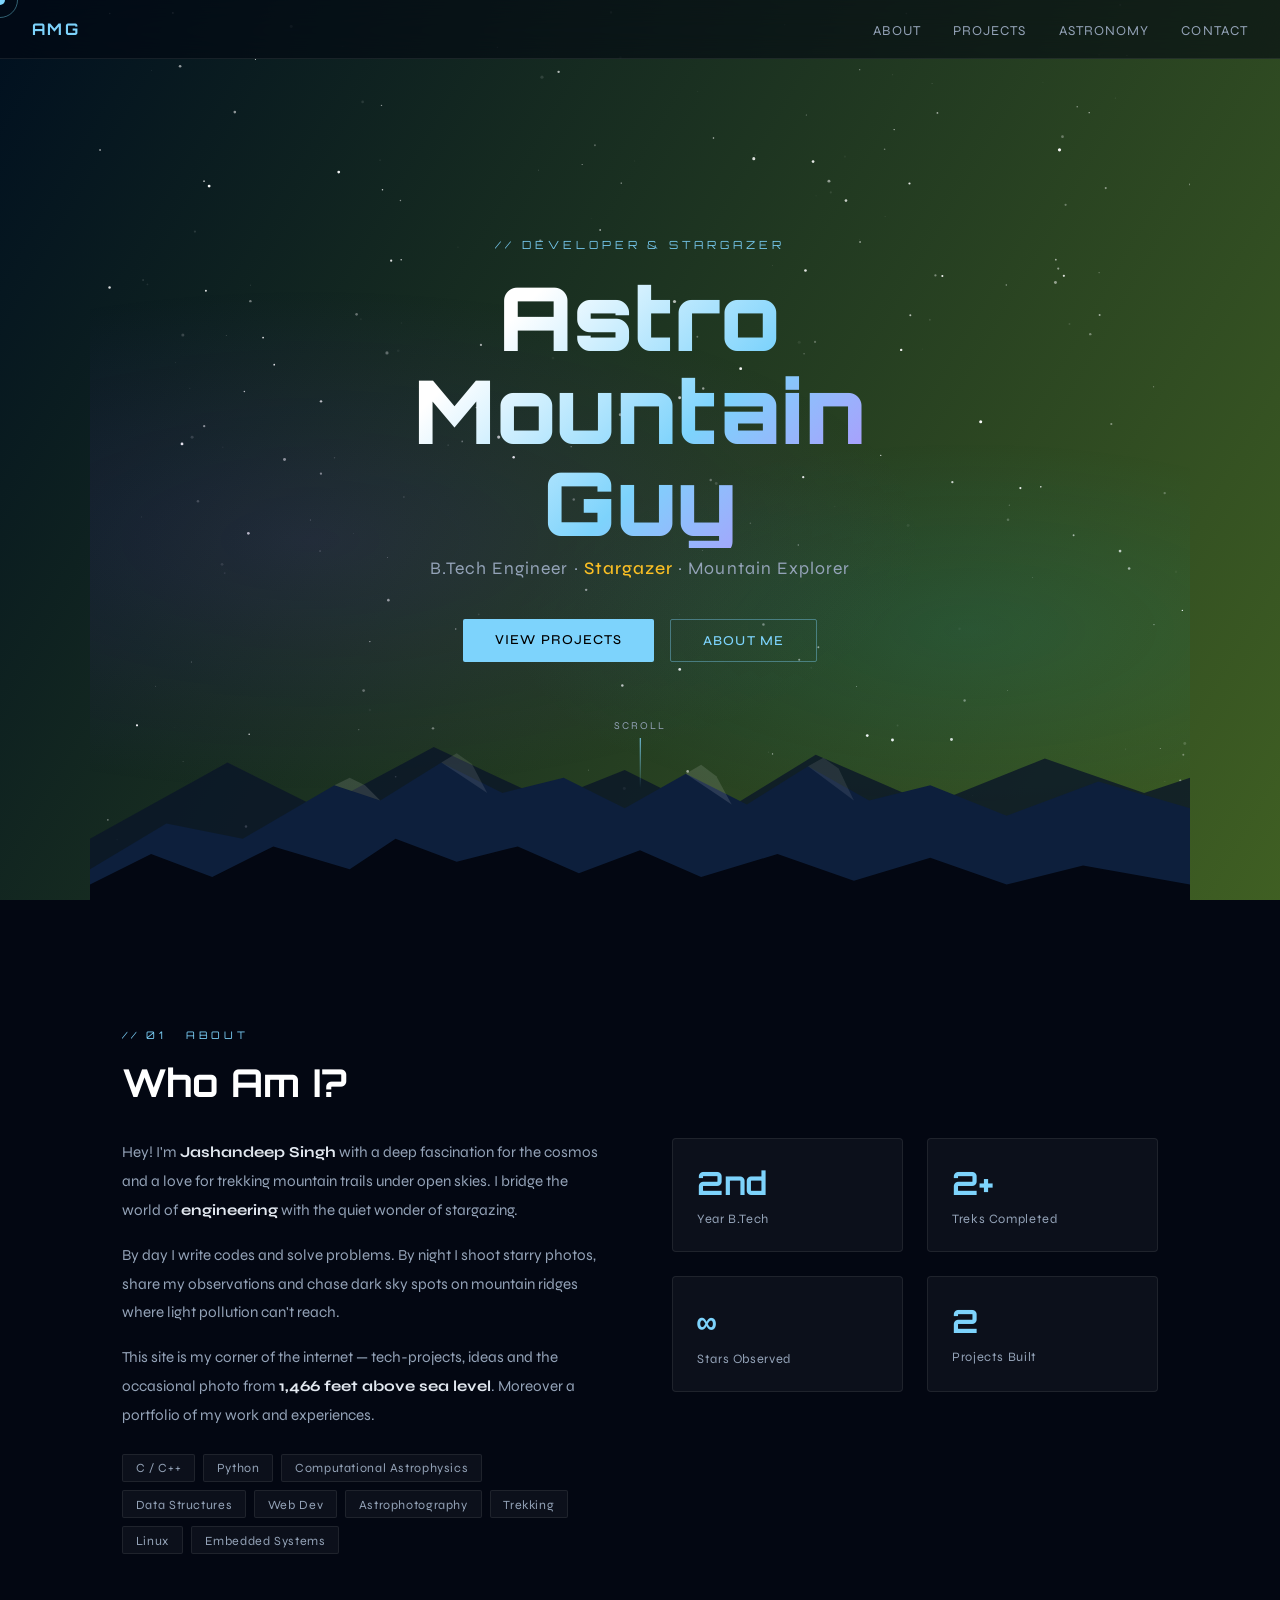
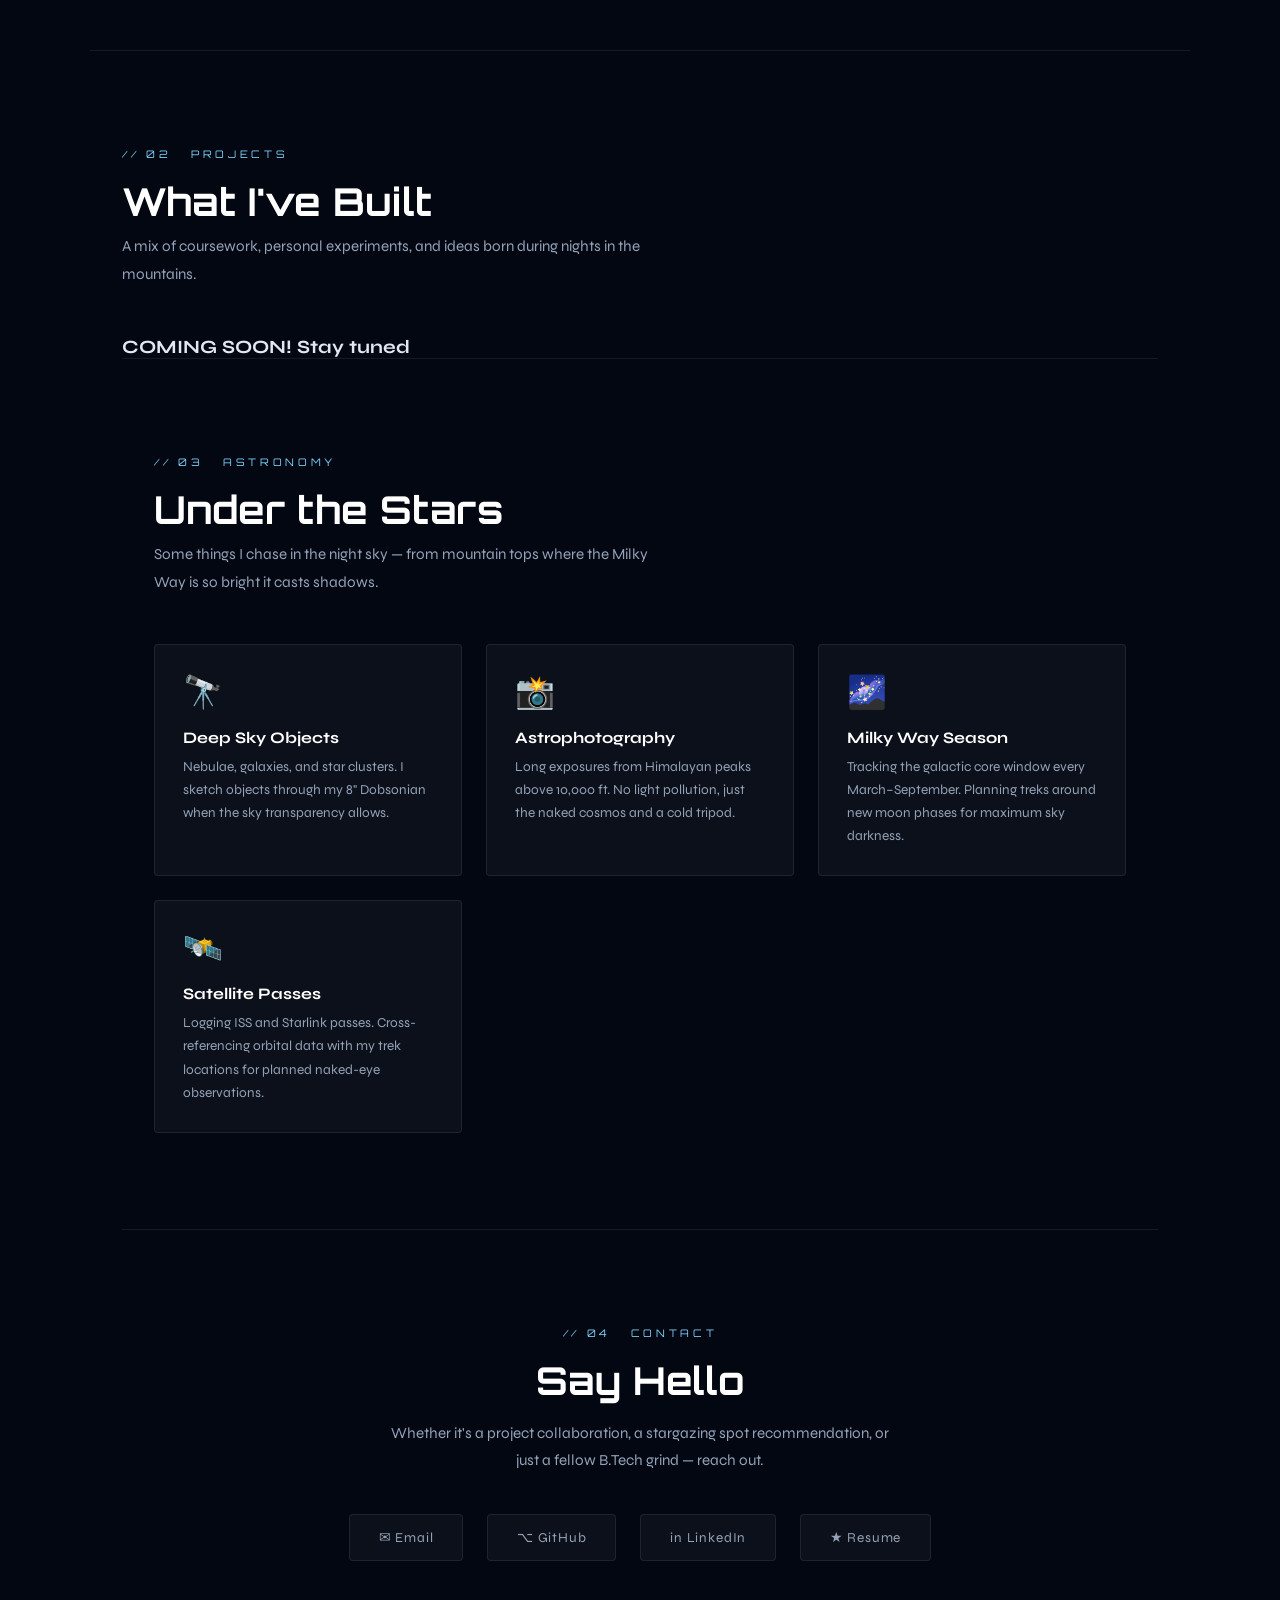
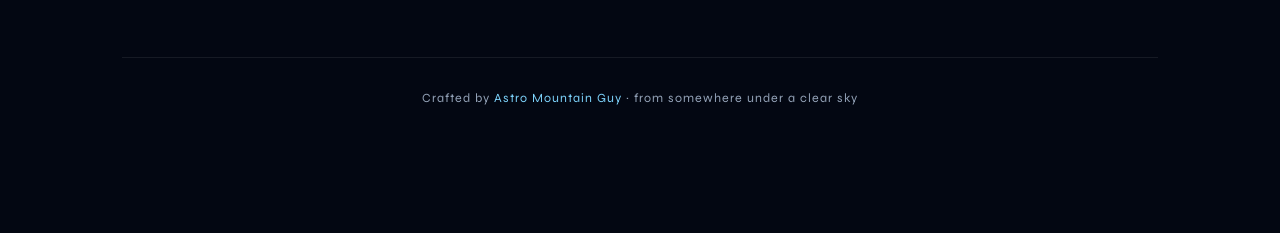
<file: index.html>
<!DOCTYPE html>
<html lang="en">
<head>
  <meta charset="UTF-8" />
  <meta name="viewport" content="width=device-width, initial-scale=1.0" />
  <title>Astro Mountain Guy</title>

  <!-- Google Fonts -->
  <link href="https://fonts.googleapis.com/css2?family=Orbitron:wght@400;700;900&family=Syne:wght@300;400;500;700&display=swap" rel="stylesheet" />

  <!-- Your stylesheet -->
  <link rel="stylesheet" href="style.css" />
</head>
<body>

  <div class="cursor" id="cursor"></div>
  <div class="cursor-ring" id="cursor-ring"></div>

  <!-- NAV -->
  <nav>
    <a href="#hero" class="nav-logo">AMG</a>
    <ul class="nav-links">
      <li><a href="#about">About</a></li>
      <li><a href="#projects">Projects</a></li>
      <li><a href="#astronomy">Astronomy</a></li>
      <li><a href="#contact">Contact</a></li>
    </ul>
  </nav>

  <!-- HERO -->
  <section id="hero">
    <canvas id="stars-canvas"></canvas>
    <div class="aurora"></div>

    <div class="hero-content">
      <p class="hero-label">// Developer &amp; Stargazer</p>
      <h1 class="hero-title">Astro<br/>Mountain<br/>Guy</h1>
      <p class="hero-sub">B.Tech Engineer · <span>Stargazer</span> · Mountain Explorer</p>
      <div class="hero-btns">
        <a href="#projects" class="btn btn-primary">View Projects</a>
        <a href="#about" class="btn btn-ghost">About Me</a>
      </div>
    </div>

    <div class="scroll-hint">
      <span>scroll</span>
      <div class="scroll-line"></div>
    </div>

    <!-- Mountain SVG -->
    <svg class="mountains" viewBox="0 0 1440 280" preserveAspectRatio="none" xmlns="http://www.w3.org/2000/svg">
      <polygon points="0,280 0,200 180,100 300,160 450,80 600,150 700,110 820,170 950,90 1100,155 1250,95 1380,140 1440,120 1440,280" fill="#0a1628" opacity="0.8"/>
      <polygon points="0,280 0,240 100,180 200,200 320,130 380,150 460,100 540,140 620,120 700,160 780,115 860,155 940,105 1020,150 1100,130 1200,170 1320,125 1440,160 1440,280" fill="#0d1f3c"/>
      <polygon points="0,280 0,260 80,220 160,250 240,210 340,240 400,200 480,230 560,210 640,245 720,215 800,250 900,220 1000,255 1100,225 1200,260 1300,235 1440,260 1440,280" fill="#030712"/>
      <polygon points="320,130 340,120 360,130 380,150" fill="rgba(255,255,255,0.12)"/>
      <polygon points="460,100 480,88 500,102 520,140" fill="rgba(255,255,255,0.1)"/>
      <polygon points="780,115 800,103 820,118 840,155" fill="rgba(255,255,255,0.12)"/>
      <polygon points="940,105 960,94 980,108 1000,150" fill="rgba(255,255,255,0.09)"/>
    </svg>
  </section>

  <!-- ABOUT -->
  <section id="about">
    <span class="section-tag">// 01 &nbsp; About</span>
    <h2 class="section-title">Who Am I?</h2>
    <div class="about-grid reveal">
      <div class="about-text">
         <p>Hey! I'm <strong>Jashandeep Singh</strong> with a deep fascination for the cosmos and a love for trekking mountain trails under open skies. I bridge the world of <strong>engineering</strong> with the quiet wonder of stargazing.</p>
        <p>By day I write codes and solve problems. By night I shoot starry photos, share my observations and chase dark sky spots on mountain ridges where light pollution can't reach.</p>
        <p>This site is my corner of the internet — tech-projects, ideas and the occasional photo from <strong>1,466 feet above sea level</strong>. Moreover a portfolio of my work and experiences.</p>
        <div class="skill-tags">
          <span class="tag">C / C++</span>
          <span class="tag">Python</span>
          <span class="tag">Computational Astrophysics</span>  
          <span class="tag">Data Structures</span>
          <span class="tag">Web Dev</span>
          <span class="tag">Astrophotography</span>
          <span class="tag">Trekking</span>
          <span class="tag">Linux</span>
          <span class="tag">Embedded Systems</span>
        </div>
      </div>
      <div class="stats-grid">
        <div class="stat-card">
          <span class="stat-num">2nd</span>
          <span class="stat-label">Year B.Tech</span>
        </div>
        <div class="stat-card">
          <span class="stat-num">2+</span>
          <span class="stat-label">Treks Completed</span>
        </div>
        <div class="stat-card">
          <span class="stat-num">∞</span>
          <span class="stat-label">Stars Observed</span>
        </div>
        <div class="stat-card">
          <span class="stat-num">2</span>
          <span class="stat-label">Projects Built</span>
        </div>
      </div>
    </div>
  </section>

  <!-- PROJECTS -->
  <section id="projects">
    <span class="section-tag">// 02 &nbsp; Projects</span>
    <h2 class="section-title">What I've Built</h2>
    <p class="section-desc">A mix of coursework, personal experiments, and ideas born during nights in the mountains.</p>
    <h3>COMING SOON! Stay tuned </h3>

    <!--<div class="projects-grid">
      <div class="project-card reveal">
        <span class="project-num">01 —</span>
        <h3 class="project-title">Star Tracker App</h3>
        <p class="project-desc">A mobile-first web app that identifies constellations using device orientation and a real star catalog. Built during a solo Himalayan trek.</p>
        <div class="project-stack">
          <span class="stack-pill">JavaScript</span>
          <span class="stack-pill">WebGL</span>
          <span class="stack-pill">NASA API</span>
        </div>
      </div>
      <div class="project-card reveal">
        <span class="project-num">02 —</span>
        <h3 class="project-title">Trek Route Planner</h3>
        <p class="project-desc">A route optimization tool for mountain treks, factoring in altitude gain, weather windows, and rest-stop locations using graph algorithms.</p>
        <div class="project-stack">
          <span class="stack-pill">Python</span>
          <span class="stack-pill">Dijkstra</span>
          <span class="stack-pill">OpenMap</span>
        </div>
      </div>
      <div class="project-card reveal">
        <span class="project-num">03 —</span>
        <h3 class="project-title">IoT Weather Station</h3>
        <p class="project-desc">Solar-powered ESP32 weather station deployable at remote altitude sites. Logs temperature, humidity and sends data over LoRa.</p>
        <div class="project-stack">
          <span class="stack-pill">ESP32</span>
          <span class="stack-pill">LoRa</span>
          <span class="stack-pill">C++</span>
        </div>
      </div>
    </div>
  </section>

  <!-- ASTRONOMY -->
  <section id="astronomy">
    <span class="section-tag">// 03 &nbsp; Astronomy</span>
    <h2 class="section-title">Under the Stars</h2>
    <p class="section-desc">Some things I chase in the night sky — from mountain tops where the Milky Way is so bright it casts shadows.</p>
    <div class="astro-grid">
      <div class="astro-card reveal">
        <span class="astro-icon">🔭</span>
        <h3 class="astro-title">Deep Sky Objects</h3>
        <p class="astro-text">Nebulae, galaxies, and star clusters. I sketch objects through my 8" Dobsonian when the sky transparency allows.</p>
      </div>
      <div class="astro-card reveal">
        <span class="astro-icon">📸</span>
        <h3 class="astro-title">Astrophotography</h3>
        <p class="astro-text">Long exposures from Himalayan peaks above 10,000 ft. No light pollution, just the naked cosmos and a cold tripod.</p>
      </div>
      <div class="astro-card reveal">
        <span class="astro-icon">🌌</span>
        <h3 class="astro-title">Milky Way Season</h3>
        <p class="astro-text">Tracking the galactic core window every March–September. Planning treks around new moon phases for maximum sky darkness.</p>
      </div>
      <div class="astro-card reveal">
        <span class="astro-icon">🛰️</span>
        <h3 class="astro-title">Satellite Passes</h3>
        <p class="astro-text">Logging ISS and Starlink passes. Cross-referencing orbital data with my trek locations for planned naked-eye observations.</p>
      </div>
    </div>
  </section>

  <!-- CONTACT -->
  <section id="contact">
    <span class="section-tag">// 04 &nbsp; Contact</span>
    <h2 class="section-title">Say Hello</h2>
    <p class="section-desc">Whether it's a project collaboration, a stargazing spot recommendation, or just a fellow B.Tech grind — reach out.</p>
    <div class="contact-links">
     <a href="mailto:astrofrontyardcosmos@email.com" class="contact-link">✉ Email</a>
      <a href="https://github.com/JashanDX" class="contact-link">⌥ GitHub</a>
      <a href="https://www.linkedin.com/in/jashandeep-singh-889b10241/" class="contact-link">in LinkedIn</a>
      <a href="https://copper-marrilee-89.tiiny.site" class="contact-link">★ Resume</a>
    </div>
  </section>

  <footer>
    <p>Crafted by <span>Astro Mountain Guy</span> · from somewhere under a clear sky</p>
  </footer>

  <!-- JavaScript -->
  <script>
    // Custom cursor
    const cursor = document.getElementById('cursor');
    const ring = document.getElementById('cursor-ring');
    document.addEventListener('mousemove', e => {
      cursor.style.left = e.clientX + 'px';
      cursor.style.top  = e.clientY + 'px';
      ring.style.left   = e.clientX + 'px';
      ring.style.top    = e.clientY + 'px';
    });

    // Stars
    const canvas = document.getElementById('stars-canvas');
    const ctx = canvas.getContext('2d');
    let stars = [];
    function resize() {
      canvas.width  = window.innerWidth;
      canvas.height = window.innerHeight;
      stars = [];
      for (let i = 0; i < 300; i++) {
        stars.push({
          x: Math.random() * canvas.width,
          y: Math.random() * canvas.height,
          r: Math.random() * 1.4 + 0.2,
          a: Math.random(),
          da: (Math.random() - 0.5) * 0.004
        });
      }
    }
    resize();
    window.addEventListener('resize', resize);

    function drawStars() {
      ctx.clearRect(0, 0, canvas.width, canvas.height);
      stars.forEach(s => {
        s.a = Math.max(0.05, Math.min(1, s.a + s.da));
        if (s.a <= 0.05 || s.a >= 1) s.da *= -1;
        ctx.beginPath();
        ctx.arc(s.x, s.y, s.r, 0, Math.PI * 2);
        ctx.fillStyle = `rgba(255,255,255,${s.a})`;
        ctx.fill();
      });
      if (Math.random() < 0.002) {
        const sx = Math.random() * canvas.width * 0.8;
        const sy = Math.random() * canvas.height * 0.4;
        const grad = ctx.createLinearGradient(sx, sy, sx + 120, sy + 60);
        grad.addColorStop(0, 'rgba(125,211,252,0.8)');
        grad.addColorStop(1, 'transparent');
        ctx.strokeStyle = grad; ctx.lineWidth = 1.5;
        ctx.beginPath(); ctx.moveTo(sx, sy); ctx.lineTo(sx + 120, sy + 60);
        ctx.stroke();
      }
      requestAnimationFrame(drawStars);
    }
    drawStars();

    // Scroll reveal
    const reveals = document.querySelectorAll('.reveal');
    const observer = new IntersectionObserver(entries => {
      entries.forEach((e, i) => {
        if (e.isIntersecting) {
          setTimeout(() => e.target.classList.add('visible'), i * 80);
          observer.unobserve(e.target);
        }
      });
    }, { threshold: 0.1 });
    reveals.forEach(el => observer.observe(el));

    // Parallax
    window.addEventListener('scroll', () => {
      const y = window.scrollY;
      document.querySelector('.mountains').style.transform = `translateY(${y * 0.3}px)`;
      document.querySelector('.aurora').style.transform    = `translateY(${y * 0.1}px)`;
    });
  </script>

</body>
</html>
</file>
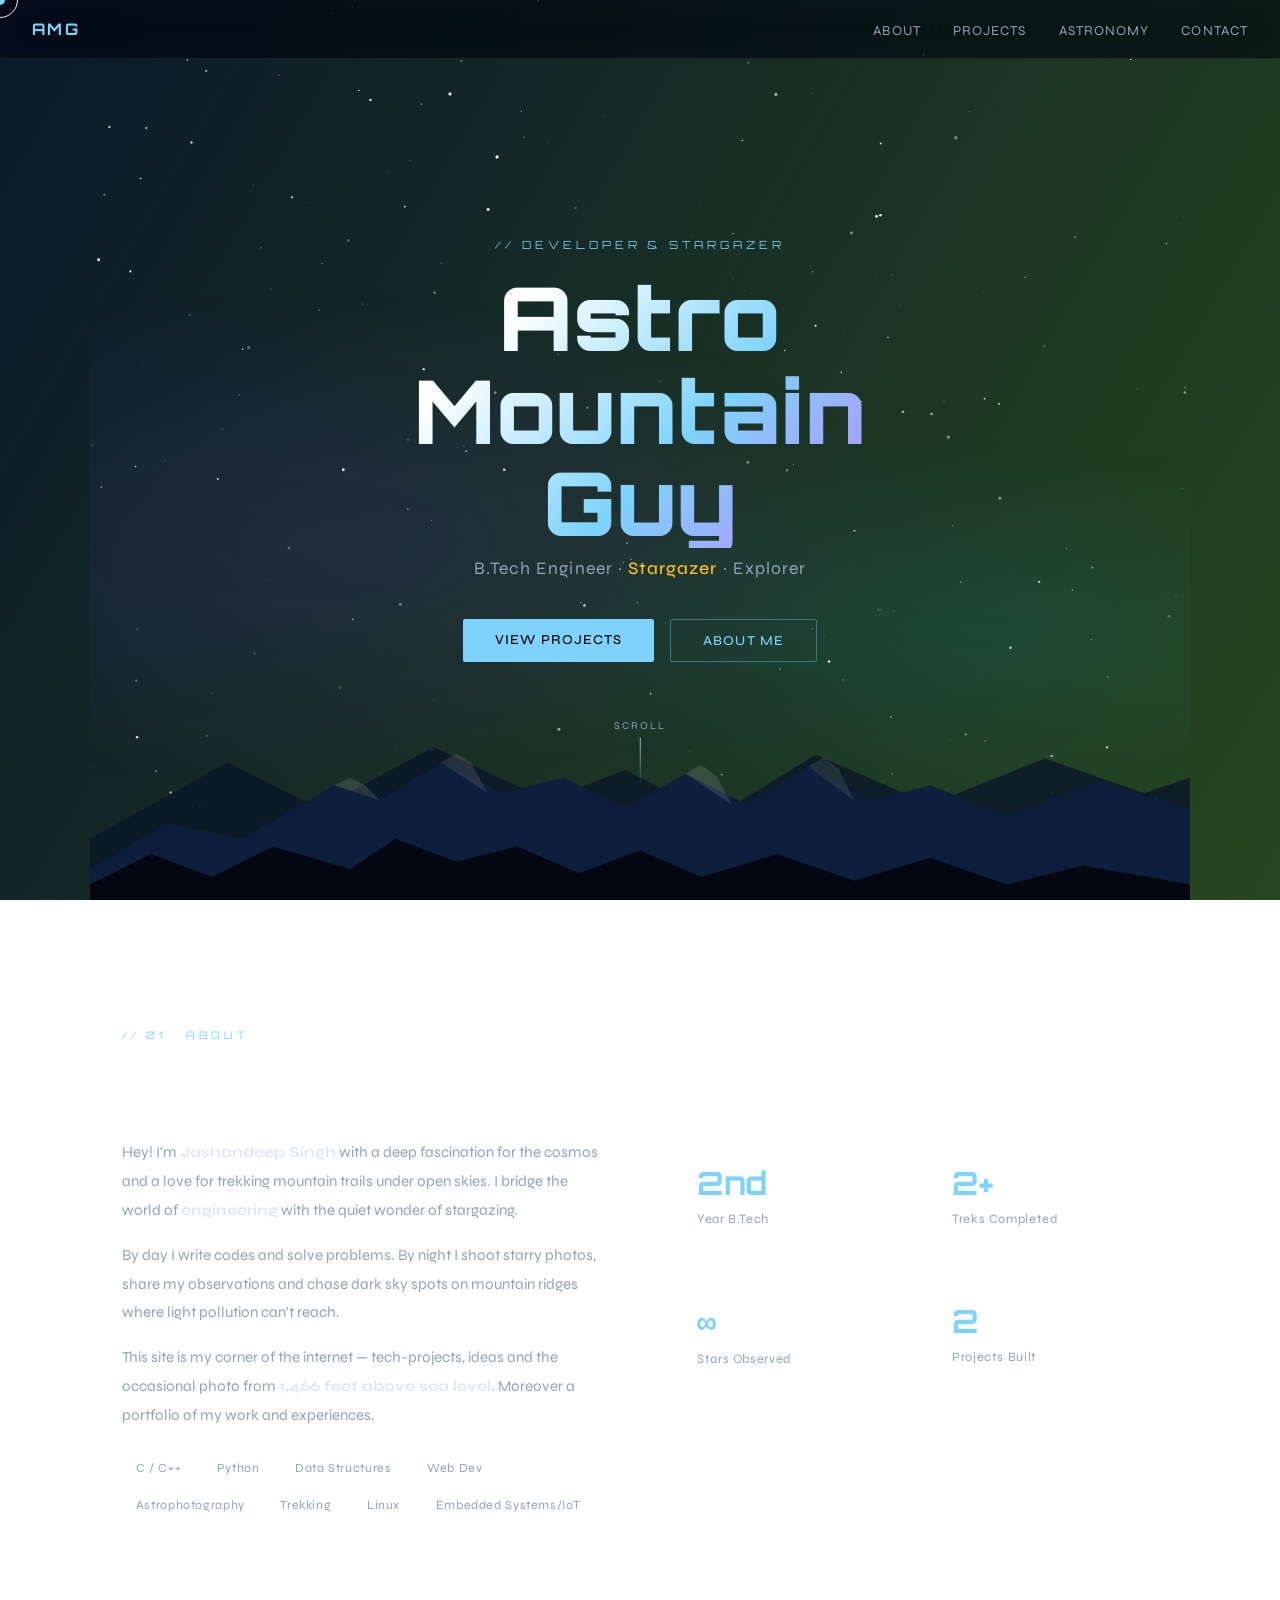
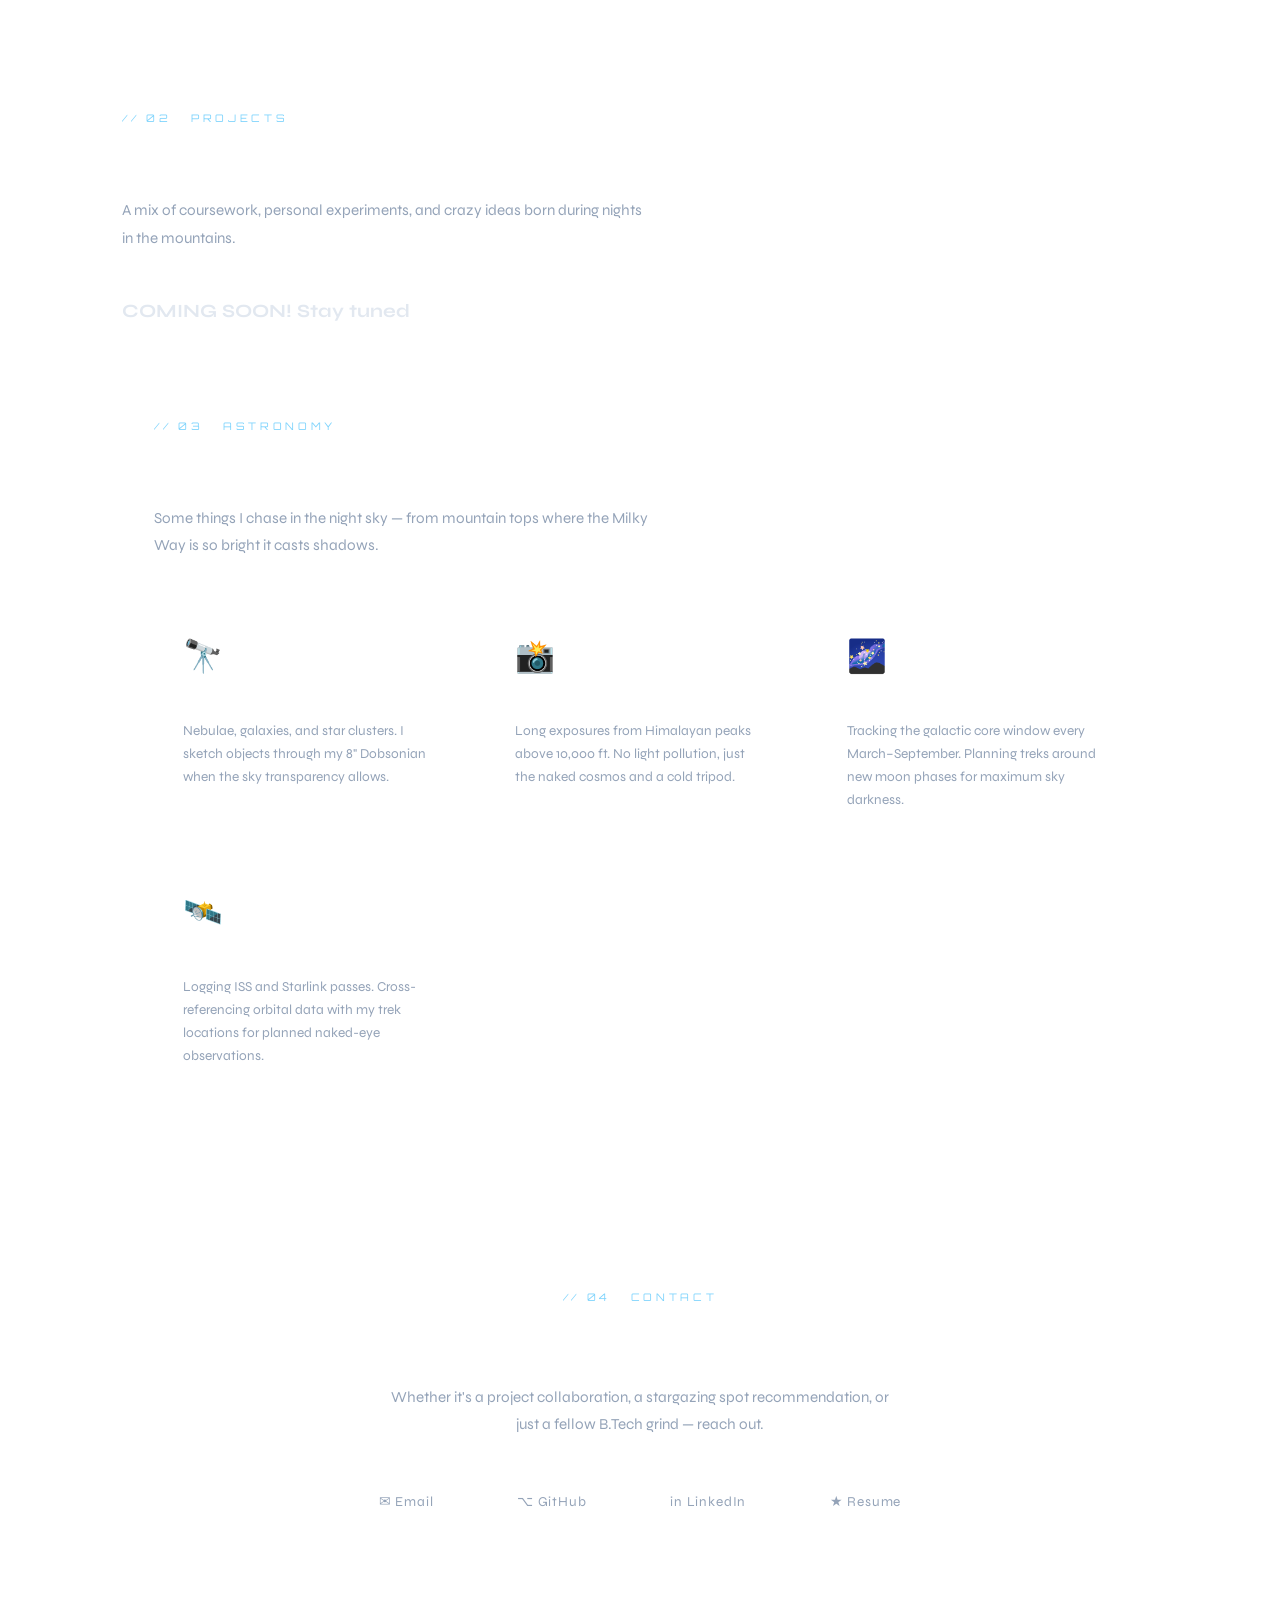
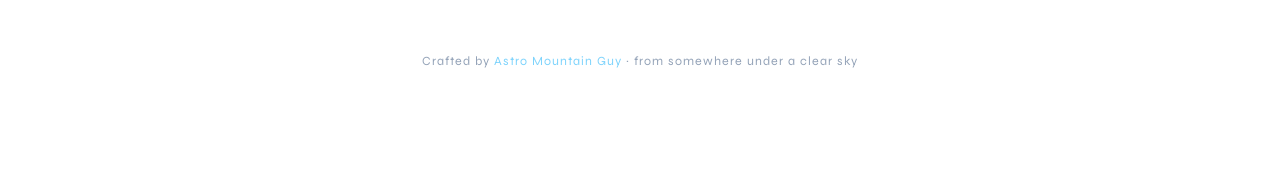
<file: Blueprint.html>
<!DOCTYPE html>
<html lang="en">
<head>
  <meta charset="UTF-8" />
  <meta name="viewport" content="width=device-width, initial-scale=1.0" />
  <title>Astro Mountain Guy</title>
  <link href="https://fonts.googleapis.com/css2?family=Orbitron:wght@400;700;900&family=Syne:wght@300;400;500;700&display=swap" rel="stylesheet" />
  <style>
    *, *::before, *::after { margin: 0; padding: 0; box-sizing: border-box; }

    :root {
      --sky: #030712;
      --deep: #050d1f;
      --accent: #7dd3fc;
      --accent2: #c084fc;
      --gold: #fbbf24;
      --muted: #94a3b8;
      --surface: rgba(255,255,255,0.04);
      --border: rgba(255,255,255,0.08);
    }

    html { scroll-behavior: smooth; }

    body {
      font-family: 'Syne', sans-serif;
      position: relative;
      background: none;
      color: #e2e8f0;
      overflow-x: hidden;
      cursor: none;
    }

    /* Animated gradient background behind page content */
    body::before {
      content: '';
      position: fixed; inset: 0;
      z-index: -2;
      pointer-events: none;
      opacity: 0.96;
      background: linear-gradient(120deg, #001021 0%, #1e3f16 25%, #3a6a9c 50%, #0b1840 75%, #051526 100%);
      background-size: 400% 400%;
      animation: gradientShift 25s ease infinite;
    }

    /* Low-opacity image overlay for subtle stardust effect */
    body::after {
      content: '';
      position: fixed; inset: 0;
      z-index: -1;
      pointer-events: none;
      background: url("https://i.ibb.co/DH6wkVQL/Aries-Science-Center.jpg") center bottom 35%/cover no-repeat;
      opacity: 14.5%;
      mix-blend-mode: screen;
    }

    @keyframes gradientShift {
      0% { background-position: 0% 50%; }
      50% { background-position: 100% 50%; }
      100% { background-position: 0% 50%; }
    }

    /* Custom cursor */
    .cursor {
      position: fixed; width: 10px; height: 10px;
      background: var(--accent); border-radius: 50%;
      pointer-events: none; z-index: 9999;
      transform: translate(-50%,-50%);
      transition: transform 0.1s, background 0.3s;
      mix-blend-mode: screen;
    }
    .cursor-ring {
      position: fixed; width: 36px; height: 36px;
      border: 1px solid rgba(255, 255, 255, 0.925); border-radius: 50%;
      pointer-events: none; z-index: 9998;
      transform: translate(-50%,-50%);
      transition: transform 0.15s ease, width 0.3s, height 0.3s;
    }

    /* NAV */
    nav {
      position: fixed; top: 0; left: 0; right: 0; z-index: 100;
      padding: 1.2rem 2rem;
      display: flex; justify-content: space-between; align-items: center;
      backdrop-filter: blur(20px);
      background: rgba(3,7,18,0.6);
      border-bottom: 0.5px solid var(--border);
      transition: background 0.4s;
    }
    .nav-logo {
      font-family: 'Orbitron', monospace;
      font-size: 1rem; font-weight: 700;
      letter-spacing: 0.15em;
      color: var(--accent);
      text-decoration: none;
    }
    .nav-links { display: flex; gap: 2rem; list-style: none; }
    .nav-links a {
      text-decoration: none; color: var(--muted);
      font-size: 0.85rem; letter-spacing: 0.08em;
      text-transform: uppercase;
      transition: color 0.3s;
      position: relative;
    }
    .nav-links a::after {
      content: ''; position: absolute; bottom: -4px; left: 0; right: 0;
      height: 1px; background: var(--accent);
      transform: scaleX(0); transition: transform 0.3s;
    }
    .nav-links a:hover { color: #fff; }
    .nav-links a:hover::after { transform: scaleX(1); }

    /* HERO */
    #hero {
      position: relative; height: 100vh; overflow: hidden;
      display: flex; align-items: center; justify-content: center;
    }

    /* Stars canvas */
    #stars-canvas {
      position: absolute; inset: 0; z-index: 0;
    }

    /* Mountain silhouette */
    .mountains {
      position: absolute; bottom: 0; left: 0; right: 0; z-index: 2;
    }

    /* Aurora glow */
    .aurora {
      position: absolute; inset: 0; z-index: 1; pointer-events: none;
      background:
        radial-gradient(ellipse 80% 40% at 20% 60%, rgba(124,58,237,0.12) 0%, transparent 70%),
        radial-gradient(ellipse 60% 30% at 80% 70%, rgba(6,182,212,0.1) 0%, transparent 70%);
      animation: aurora-shift 5s ease-in-out infinite alternate;
    }
    @keyframes aurora-shift {
      from { opacity: 0.6; transform: scaleX(1); }
      to   { opacity: 1;   transform: scaleX(1.08); }
    }

    .hero-content {
      position: relative; z-index: 3;
      text-align: center;
      animation: fade-up 1.2s ease both;
    }
    @keyframes fade-up {
      from { opacity: 0; transform: translateY(30px); }
      to   { opacity: 1; transform: translateY(0); }
    }
    .hero-label {
      font-family: 'Orbitron', monospace;
      font-size: 0.7rem; letter-spacing: 0.35em;
      color: var(--accent); text-transform: uppercase;
      margin-bottom: 1.2rem; opacity: 0.9;
    }
    .hero-title {
      font-family: 'Orbitron', monospace;
      font-size: clamp(2.4rem, 7vw, 5.5rem);
      font-weight: 900;
      line-height: 1.05;
      background: linear-gradient(135deg, #fff 20%, var(--accent) 60%, var(--accent2) 100%);
      -webkit-background-clip: text;
      -webkit-text-fill-color: transparent;
      background-clip: text;
      margin-bottom: 0.6rem;
    }
    .hero-sub {
      font-size: clamp(0.85rem, 2vw, 1.1rem);
      color: var(--muted); font-weight: 300;
      letter-spacing: 0.06em; margin-bottom: 2.5rem;
    }
    .hero-sub span { color: var(--gold); font-weight: 500; }

    .hero-btns { display: flex; gap: 1rem; justify-content: center; flex-wrap: wrap; }
    .btn {
      padding: 0.75rem 2rem;
      font-family: 'Syne', sans-serif;
      font-size: 0.85rem; font-weight: 500;
      letter-spacing: 0.08em; text-transform: uppercase;
      border-radius: 2px;
      text-decoration: none; cursor: none;
      transition: all 0.3s;
    }
    .btn-primary {
      background: var(--accent); color: #000;
      border: none;
    }
    .btn-primary:hover { background: #fff; transform: translateY(-2px); }
    .btn-ghost {
      background: transparent; color: var(--accent);
      border: 1px solid rgba(125,211,252,0.4);
    }
    .btn-ghost:hover { background: rgba(125,211,252,0.1); transform: translateY(-2px); }

    .scroll-hint {
      position: absolute; bottom: 7rem; left: 50%;
      transform: translateX(-50%); z-index: 3;
      display: flex; flex-direction: column; align-items: center; gap: 0.4rem;
    }
    .scroll-hint span { font-size: 0.65rem; letter-spacing: 0.2em; color: var(--muted); text-transform: uppercase; }
    .scroll-line {
      width: 1px; height: 50px;
      background: linear-gradient(to bottom, var(--accent), transparent);
      animation: scroll-drop 2s ease-in-out infinite;
    }
    @keyframes scroll-drop {
      0%,100% { opacity: 0; transform: translateY(-10px); }
      50%      { opacity: 1; transform: translateY(0); }
    }

    /* SECTIONS */
    section { padding: 6rem 2rem; max-width: 1100px; margin: 0 auto; }

    .section-tag {
      font-family: 'Orbitron', monospace;
      font-size: 0.65rem; letter-spacing: 0.35em;
      color: var(--accent); text-transform: uppercase;
      margin-bottom: 1rem; display: block;
    }
    h2.section-title {
      font-family: 'Orbitron', monospace;
      font-size: clamp(1.6rem, 4vw, 2.4rem);
      font-weight: 700; color: #fff;
      margin-bottom: 0.5rem;
    }
    .section-desc {
      color: var(--muted); max-width: 520px;
      line-height: 1.8; font-size: 0.95rem; margin-bottom: 3rem;
    }

    /* ABOUT */
    #about { padding-top: 8rem; }
    .about-grid {
      display: grid; grid-template-columns: 1fr 1fr;
      gap: 4rem; align-items: start; margin-top: 2rem;
    }
    .about-text p { color: var(--muted); line-height: 1.9; font-size: 0.95rem; margin-bottom: 1rem; }
    .about-text strong { color: #e2e8f0; }

    .skill-tags { display: flex; flex-wrap: wrap; gap: 0.5rem; margin-top: 1.5rem; }
    .tag {
      padding: 0.35rem 0.8rem;
      background: var(--surface);
      border: 0.5px solid var(--border);
      border-radius: 2px;
      font-size: 0.78rem; color: var(--muted);
      letter-spacing: 0.05em;
      transition: all 0.3s;
    }
    .tag:hover { border-color: var(--accent); color: var(--accent); }

    .stats-grid { display: grid; grid-template-columns: 1fr 1fr; gap: 1.5rem; }
    .stat-card {
      padding: 1.5rem;
      background: var(--surface);
      border: 0.5px solid var(--border);
      border-radius: 4px;
      transition: border-color 0.3s, transform 0.3s;
    }
    .stat-card:hover { border-color: rgba(125,211,252,0.4); transform: translateY(-3px); }
    .stat-num {
      font-family: 'Orbitron', monospace;
      font-size: 2rem; font-weight: 700; color: var(--accent);
      display: block; margin-bottom: 0.3rem;
    }
    .stat-label { font-size: 0.8rem; color: var(--muted); letter-spacing: 0.05em; }

    /* PROJECTS */
    #projects { border-top: 0.5px solid var(--border); }
    .projects-grid {
      display: grid; grid-template-columns: repeat(auto-fit, minmax(300px, 1fr));
      gap: 1.5rem; margin-top: 1rem;
    }
    .project-card {
      padding: 2rem;
      background: var(--surface);
      border: 0.5px solid var(--border);
      border-radius: 4px;
      position: relative; overflow: hidden;
      transition: all 0.4s;
      cursor: none;
    }
    .project-card::before {
      content: '';
      position: absolute; top: 0; left: 0; right: 0; height: 1px;
      background: linear-gradient(90deg, transparent, var(--accent), transparent);
      opacity: 0; transition: opacity 0.4s;
    }
    .project-card:hover { transform: translateY(-6px); border-color: rgba(125,211,252,0.2); }
    .project-card:hover::before { opacity: 1; }
    .project-num {
      font-family: 'Orbitron', monospace;
      font-size: 0.65rem; color: var(--accent);
      letter-spacing: 0.2em; margin-bottom: 1rem; display: block;
    }
    .project-title {
      font-size: 1.1rem; font-weight: 700; color: #fff;
      margin-bottom: 0.75rem;
    }
    .project-desc { font-size: 0.87rem; color: var(--muted); line-height: 1.7; margin-bottom: 1.5rem; }
    .project-stack { display: flex; flex-wrap: wrap; gap: 0.4rem; }
    .stack-pill {
      padding: 0.25rem 0.6rem;
      background: rgba(125,211,252,0.08);
      border: 0.5px solid rgba(125,211,252,0.2);
      border-radius: 2px;
      font-size: 0.72rem; color: var(--accent); font-family: monospace;
    }

    /* ASTRONOMY */
    #astronomy { border-top: 0.5px solid var(--border); }
    .astro-grid {
      display: grid; grid-template-columns: repeat(auto-fit, minmax(240px, 1fr));
      gap: 1.5rem; margin-top: 1rem;
    }
    .astro-card {
      padding: 1.75rem;
      background: var(--surface);
      border: 0.5px solid var(--border);
      border-radius: 4px;
      transition: all 0.4s;
    }
    .astro-card:hover { border-color: rgba(192,132,252,0.4); transform: translateY(-4px); }
    .astro-icon { font-size: 2rem; margin-bottom: 1rem; display: block; }
    .astro-title { font-size: 1rem; font-weight: 700; color: #fff; margin-bottom: 0.5rem; }
    .astro-text { font-size: 0.85rem; color: var(--muted); line-height: 1.7; }

    /* CONTACT */
    #contact { border-top: 0.5px solid var(--border); text-align: center; }
    #contact .section-desc { margin: 1rem auto 2.5rem; }
    .contact-links { display: flex; justify-content: center; gap: 1.5rem; flex-wrap: wrap; }
    .contact-link {
      padding: 0.85rem 1.8rem;
      background: var(--surface);
      border: 0.5px solid var(--border);
      border-radius: 4px;
      text-decoration: none; color: var(--muted);
      font-size: 0.85rem; letter-spacing: 0.06em;
      transition: all 0.3s; cursor: none;
    }
    .contact-link:hover { border-color: var(--accent); color: var(--accent); transform: translateY(-3px); }

    /* FOOTER */
    footer {
      text-align: center; padding: 2rem;
      border-top: 0.5px solid var(--border);
      color: var(--muted); font-size: 0.78rem;
      letter-spacing: 0.08em;
    }
    footer span { color: var(--accent); }

    /* Scroll reveal */
    .reveal {
      opacity: 0; transform: translateY(24px);
      transition: opacity 0.7s ease, transform 0.7s ease;
    }
    .reveal.visible { opacity: 1; transform: translateY(0); }

    @media (max-width: 700px) {
      .about-grid { grid-template-columns: 1fr; gap: 2rem; }
      .nav-links { display: none; }
    }
  </style>
</head>
<body>

  <div class="cursor" id="cursor"></div>
  <div class="cursor-ring" id="cursor-ring"></div>

  <!-- NAV -->
  <nav>
    <a href="#hero" class="nav-logo">AMG</a>
    <ul class="nav-links">
      <li><a href="#about">About</a></li>
      <li><a href="#projects">Projects</a></li>
      <li><a href="#astronomy">Astronomy</a></li>
      <li><a href="#contact">Contact</a></li>
    </ul>
  </nav>

  <!-- HERO -->
  <section id="hero">
    <canvas id="stars-canvas"></canvas>
    <div class="aurora"></div>

    <div class="hero-content">
      <p class="hero-label">// Developer &amp; Stargazer</p>
      <h1 class="hero-title">Astro<br/>Mountain<br/>Guy</h1>
      <p class="hero-sub">B.Tech Engineer · <span>Stargazer</span> · Explorer</p>
      <div class="hero-btns">
        <a href="#projects" class="btn btn-primary">View Projects</a>
        <a href="#about" class="btn btn-ghost">About Me</a>
      </div>
    </div>

    <div class="scroll-hint">
      <span>scroll</span>
      <div class="scroll-line"></div>
    </div>

    <!-- Mountain SVG -->
    <svg class="mountains" viewBox="0 0 1440 280" preserveAspectRatio="none" xmlns="http://www.w3.org/2000/svg">
      <!-- Far range -->
      <polygon points="0,280 0,200 180,100 300,160 450,80 600,150 700,110 820,170 950,90 1100,155 1250,95 1380,140 1440,120 1440,280" fill="#0a1628" opacity="0.8"/>
      <!-- Mid range with snow peaks -->
      <polygon points="0,280 0,240 100,180 200,200 320,130 380,150 460,100 540,140 620,120 700,160 780,115 860,155 940,105 1020,150 1100,130 1200,170 1320,125 1440,160 1440,280" fill="#0d1f3c"/>
      <!-- Front range - darkest -->
      <polygon points="0,280 0,260 80,220 160,250 240,210 340,240 400,200 480,230 560,210 640,245 720,215 800,250 900,220 1000,255 1100,225 1200,260 1300,235 1440,260 1440,280" fill="#030712"/>
      <!-- Snow caps -->
      <polygon points="320,130 340,120 360,130 380,150" fill="rgba(255,255,255,0.12)"/>
      <polygon points="460,100 480,88 500,102 520,140" fill="rgba(255,255,255,0.1)"/>
      <polygon points="780,115 800,103 820,118 840,155" fill="rgba(255,255,255,0.12)"/>
      <polygon points="940,105 960,94 980,108 1000,150" fill="rgba(255,255,255,0.09)"/>
    </svg>
  </section>

  <!-- ABOUT -->
  <section id="about">
    <span class="section-tag">// 01 &nbsp; About</span>
    <h2 class="section-title">Who Am I?</h2>
    <div class="about-grid reveal">
      <div class="about-text">
        <p>Hey! I'm <strong>Jashandeep Singh</strong> with a deep fascination for the cosmos and a love for trekking mountain trails under open skies. I bridge the world of <strong>engineering</strong> with the quiet wonder of stargazing.</p>
        <p>By day I write codes and solve problems. By night I shoot starry photos, share my observations and chase dark sky spots on mountain ridges where light pollution can't reach.</p>
        <p>This site is my corner of the internet — tech-projects, ideas and the occasional photo from <strong>1,466 feet above sea level</strong>. Moreover a portfolio of my work and experiences.</p>
        <div class="skill-tags">
          <span class="tag">C / C++</span>
          <span class="tag">Python</span>
          <span class="tag">Data Structures</span>
          <span class="tag">Web Dev</span>
          <span class="tag">Astrophotography</span>
          <span class="tag">Trekking</span>
          <span class="tag">Linux</span>
          <span class="tag">Embedded Systems/IoT</span>
        </div>
      </div>
      <div class="stats-grid">
        <div class="stat-card">
          <span class="stat-num">2nd</span>
          <span class="stat-label">Year B.Tech</span>
        </div>
        <div class="stat-card">
          <span class="stat-num">2+</span>
          <span class="stat-label">Treks Completed</span>
        </div>
        <div class="stat-card">
          <span class="stat-num">∞</span>
          <span class="stat-label">Stars Observed</span>
        </div>
        <div class="stat-card">
          <span class="stat-num">2</span>
          <span class="stat-label">Projects Built</span>
        </div>
      </div>
    </div>
  </section>

  <!-- PROJECTS -->
  <section id="projects">
    <span class="section-tag">// 02 &nbsp; Projects</span>
    <h2 class="section-title">What I've Built</h2>
    <p class="section-desc">A mix of coursework, personal experiments, and crazy ideas born during nights in the mountains.</p>
    <h3>COMING SOON! Stay tuned </h3>
    <!--<div class="projects-grid">
      <div class="project-card reveal">
        <span class="project-num">01 —</span>
        <h3 class="project-title">Star Tracker App</h3>
        <p class="project-desc">A mobile-first web app that identifies constellations using device orientation and a real star catalog. Built during a solo Himalayan trek.</p>
        <div class="project-stack">
          <span class="stack-pill">JavaScript</span>
          <span class="stack-pill">WebGL</span>
          <span class="stack-pill">NASA API</span>
        </div>
      </div>
      <div class="project-card reveal">
        <span class="project-num">02 —</span>
        <h3 class="project-title">Trek Route Planner</h3>
        <p class="project-desc">A route optimization tool for mountain treks, factoring in altitude gain, weather windows, and rest-stop locations using graph algorithms.</p>
        <div class="project-stack">
          <span class="stack-pill">Python</span>
          <span class="stack-pill">Dijkstra</span>
          <span class="stack-pill">OpenMap</span>
        </div>
      </div>
      <div class="project-card reveal">
        <span class="project-num">03 —</span>
        <h3 class="project-title">IoT Weather Station</h3>
        <p class="project-desc">Solar-powered ESP32 weather station deployable at remote altitude sites. Logs temperature, humidity and sends data over LoRa.</p>
        <div class="project-stack">
          <span class="stack-pill">ESP32</span>
          <span class="stack-pill">LoRa</span>
          <span class="stack-pill">C++</span>
        </div>
      </div>
    </div>
  </section>

  <!-- ASTRONOMY -->
  <section id="astronomy">
    <span class="section-tag">// 03 &nbsp; Astronomy</span>
    <h2 class="section-title">Under the Stars</h2>
    <p class="section-desc">Some things I chase in the night sky — from mountain tops where the Milky Way is so bright it casts shadows.</p>
    <div class="astro-grid">
      <div class="astro-card reveal">
        <span class="astro-icon">🔭</span>
        <h3 class="astro-title">Deep Sky Objects</h3>
        <p class="astro-text">Nebulae, galaxies, and star clusters. I sketch objects through my 8" Dobsonian when the sky transparency allows.</p>
      </div>
      <div class="astro-card reveal">
        <span class="astro-icon">📸</span>
        <h3 class="astro-title">Astrophotography</h3>
        <p class="astro-text">Long exposures from Himalayan peaks above 10,000 ft. No light pollution, just the naked cosmos and a cold tripod.</p>
      </div>
      <div class="astro-card reveal">
        <span class="astro-icon">🌌</span>
        <h3 class="astro-title">Milky Way Season</h3>
        <p class="astro-text">Tracking the galactic core window every March–September. Planning treks around new moon phases for maximum sky darkness.</p>
      </div>
      <div class="astro-card reveal">
        <span class="astro-icon">🛰️</span>
        <h3 class="astro-title">Satellite Passes</h3>
        <p class="astro-text">Logging ISS and Starlink passes. Cross-referencing orbital data with my trek locations for planned naked-eye observations.</p>
      </div>
    </div>
  </section>

  <!-- CONTACT -->
  <section id="contact">
    <span class="section-tag">// 04 &nbsp; Contact</span>
    <h2 class="section-title">Say Hello</h2>
    <p class="section-desc">Whether it's a project collaboration, a stargazing spot recommendation, or just a fellow B.Tech grind — reach out.</p>
    <div class="contact-links">
      <a href="mailto:astrofrontyardcosmos@email.com" class="contact-link">✉ Email</a>
      <a href="https://github.com/JashanDX" class="contact-link">⌥ GitHub</a>
      <a href="https://www.linkedin.com/in/jashandeep-singh-889b10241/" class="contact-link">in LinkedIn</a>
      <a href="https://autocv-f4e010.tiiny.site" class="contact-link">★ Resume</a>
    </div>
  </section>

  <footer>
    <p>Crafted by <span>Astro Mountain Guy</span> · from somewhere under a clear sky</p>
  </footer>

  <script>
    // Custom cursor
    const cursor = document.getElementById('cursor');
    const ring = document.getElementById('cursor-ring');
    document.addEventListener('mousemove', e => {
      cursor.style.left = e.clientX + 'px';
      cursor.style.top  = e.clientY + 'px';
      ring.style.left   = e.clientX + 'px';
      ring.style.top    = e.clientY + 'px';
    });

    // Stars
    const canvas = document.getElementById('stars-canvas');
    const ctx = canvas.getContext('2d');
    let stars = [];
    function resize() {
      canvas.width  = window.innerWidth;
      canvas.height = window.innerHeight;
      stars = [];
      for (let i = 0; i < 300; i++) {
        stars.push({
          x: Math.random() * canvas.width,
          y: Math.random() * canvas.height,
          r: Math.random() * 1.4 + 0.2,
          a: Math.random(),
          da: (Math.random() - 0.5) * 0.004
        });
      }
    }
    resize();
    window.addEventListener('resize', resize);

    function drawStars() {
      ctx.clearRect(0, 0, canvas.width, canvas.height);
      stars.forEach(s => {
        s.a = Math.max(0.05, Math.min(1, s.a + s.da));
        if (s.a <= 0.05 || s.a >= 1) s.da *= -1;
        ctx.beginPath();
        ctx.arc(s.x, s.y, s.r, 0, Math.PI * 2);
        ctx.fillStyle = `rgba(255,255,255,${s.a})`;
        ctx.fill();
      });
      // Shooting star occasionally
      if (Math.random() < 0.002) {
        const sx = Math.random() * canvas.width * 0.8;
        const sy = Math.random() * canvas.height * 0.4;
        const grad = ctx.createLinearGradient(sx, sy, sx + 120, sy + 60);
        grad.addColorStop(0, 'rgba(125,211,252,0.8)');
        grad.addColorStop(1, 'transparent');
        ctx.strokeStyle = grad; ctx.lineWidth = 1.5;
        ctx.beginPath(); ctx.moveTo(sx, sy); ctx.lineTo(sx + 120, sy + 60);
        ctx.stroke();
      }
      requestAnimationFrame(drawStars);
    }
    drawStars();

    // Scroll reveal
    const reveals = document.querySelectorAll('.reveal');
    const observer = new IntersectionObserver(entries => {
      entries.forEach((e, i) => {
        if (e.isIntersecting) {
          setTimeout(() => e.target.classList.add('visible'), i * 80);
          observer.unobserve(e.target);
        }
      });
    }, { threshold: 0.1 });
    reveals.forEach(el => observer.observe(el));

    // Parallax on hero mountains
    window.addEventListener('scroll', () => {
      const y = window.scrollY;
      document.querySelector('.mountains').style.transform = `translateY(${y * 0.3}px)`;
      document.querySelector('.aurora').style.transform    = `translateY(${y * 0.1}px)`;
    });
  </script>
</body>
</html>
</file>
<file: style.css>
*, *::before, *::after { margin: 0; padding: 0; box-sizing: border-box; }

:root {
  --sky: #030712;
  --deep: #050d1f;
  --accent: #7dd3fc;
  --accent2: #c084fc;
  --gold: #fbbf24;
  --muted: #94a3b8;
  --surface: rgba(255,255,255,0.04);
  --border: rgba(255,255,255,0.08);
}

html { scroll-behavior: smooth; }

body {
  font-family: 'Syne', sans-serif;
  background: var(--sky);
  color: #e2e8f0;
  overflow-x: hidden;
  cursor: none;
}


 /* Low-opacity image overlay for subtle stardust effect */
    body::after {
      content: '';
      position: fixed; inset: 0;
      z-index: -1;
      pointer-events: none;
      background: url("https://i.ibb.co/DH6wkVQL/Aries-Science-Center.jpg") center bottom 35%/cover no-repeat;
      opacity: 14.5%;
      mix-blend-mode: screen;
    }

    @keyframes gradientShift {
      0% { background-position: 0% 50%; }
      50% { background-position: 100% 50%; }
      100% { background-position: 0% 50%; }
    }

 /* Animated gradient background behind page content */
    body::before {
      content: '';
      position: fixed; inset: 0;
      z-index: -2;
      pointer-events: none;
      opacity: 0.96;
      background: linear-gradient(120deg, #001021 0%, #426324 25%, #3a6a9c 50%, #0b1840 75%, #051526 100%);
      background-size: 400% 400%;
      animation: gradientShift 25s ease infinite;
    }




/* ─── Custom Cursor ─── */
.cursor {
  position: fixed; width: 10px; height: 10px;
  background: var(--accent); border-radius: 50%;
  pointer-events: none; z-index: 9999;
  transform: translate(-50%,-50%);
  transition: transform 0.1s, background 0.3s;
  mix-blend-mode: screen;
}
.cursor-ring {
  position: fixed; width: 36px; height: 36px;
  border: 1px solid rgba(125, 227, 252, 0.4); border-radius: 50%;
  pointer-events: none; z-index: 9998;
  transform: translate(-50%,-50%);
  transition: transform 0.15s ease, width 0.3s, height 0.3s;
}

/* ─── Nav ─── */
nav {
  position: fixed; top: 0; left: 0; right: 0; z-index: 100;
  padding: 1.2rem 2rem;
  display: flex; justify-content: space-between; align-items: center;
  backdrop-filter: blur(20px);
  background: rgba(3,7,18,0.6);
  border-bottom: 0.5px solid var(--border);
  transition: background 0.4s;
}
.nav-logo {
  font-family: 'Orbitron', monospace;
  font-size: 1rem; font-weight: 700;
  letter-spacing: 0.15em;
  color: var(--accent);
  text-decoration: none;
}
.nav-links { display: flex; gap: 2rem; list-style: none; }
.nav-links a {
  text-decoration: none; color: var(--muted);
  font-size: 0.85rem; letter-spacing: 0.08em;
  text-transform: uppercase;
  transition: color 0.3s;
  position: relative;
}
.nav-links a::after {
  content: ''; position: absolute; bottom: -4px; left: 0; right: 0;
  height: 1px; background: var(--accent);
  transform: scaleX(0); transition: transform 0.3s;
}
.nav-links a:hover { color: #fff; }
.nav-links a:hover::after { transform: scaleX(1); }

/* ─── Hero ─── */
#hero {
  position: relative; height: 100vh; overflow: hidden;
  display: flex; align-items: center; justify-content: center;
}
#stars-canvas {
  position: absolute; inset: 0; z-index: 0;
}
.mountains {
  position: absolute; bottom: 0; left: 0; right: 0; z-index: 2;
}
.aurora {
  position: absolute; inset: 0; z-index: 1; pointer-events: none;
  background:
    radial-gradient(ellipse 80% 40% at 20% 60%, rgba(124,58,237,0.12) 0%, transparent 70%),
    radial-gradient(ellipse 60% 30% at 80% 70%, rgba(6,182,212,0.1) 0%, transparent 70%);
  animation: aurora-shift 5s ease-in-out infinite alternate;
}
@keyframes aurora-shift {
  from { opacity: 0.6; transform: scaleX(1); }
  to   { opacity: 1;   transform: scaleX(1.08); }
}
.hero-content {
  position: relative; z-index: 3;
  text-align: center;
  animation: fade-up 1.2s ease both;
}
@keyframes fade-up {
  from { opacity: 0; transform: translateY(30px); }
  to   { opacity: 1; transform: translateY(0); }
}
.hero-label {
  font-family: 'Orbitron', monospace;
  font-size: 0.7rem; letter-spacing: 0.35em;
  color: var(--accent); text-transform: uppercase;
  margin-bottom: 1.2rem; opacity: 0.9;
}
.hero-title {
  font-family: 'Orbitron', monospace;
  font-size: clamp(2.4rem, 7vw, 5.5rem);
  font-weight: 900; line-height: 1.05;
  background: linear-gradient(135deg, #fff 20%, var(--accent) 60%, var(--accent2) 100%);
  -webkit-background-clip: text;
  -webkit-text-fill-color: transparent;
  background-clip: text;
  margin-bottom: 0.6rem;
}
.hero-sub {
  font-size: clamp(0.85rem, 2vw, 1.1rem);
  color: var(--muted); font-weight: 300;
  letter-spacing: 0.06em; margin-bottom: 2.5rem;
}
.hero-sub span { color: var(--gold); font-weight: 500; }

.hero-btns { display: flex; gap: 1rem; justify-content: center; flex-wrap: wrap; }
.btn {
  padding: 0.75rem 2rem;
  font-family: 'Syne', sans-serif;
  font-size: 0.85rem; font-weight: 500;
  letter-spacing: 0.08em; text-transform: uppercase;
  border-radius: 2px;
  text-decoration: none; cursor: none;
  transition: all 0.3s;
}
.btn-primary { background: var(--accent); color: #000; border: none; }
.btn-primary:hover { background: #fff; transform: translateY(-2px); }
.btn-ghost {
  background: transparent; color: var(--accent);
  border: 1px solid rgba(125,211,252,0.4);
}
.btn-ghost:hover { background: rgba(125,211,252,0.1); transform: translateY(-2px); }

.scroll-hint {
  position: absolute; bottom: 7rem; left: 50%;
  transform: translateX(-50%); z-index: 3;
  display: flex; flex-direction: column; align-items: center; gap: 0.4rem;
}
.scroll-hint span {
  font-size: 0.65rem; letter-spacing: 0.2em;
  color: var(--muted); text-transform: uppercase;
}
.scroll-line {
  width: 1px; height: 50px;
  background: linear-gradient(to bottom, var(--accent), transparent);
  animation: scroll-drop 2s ease-in-out infinite;
}
@keyframes scroll-drop {
  0%,100% { opacity: 0; transform: translateY(-10px); }
  50%      { opacity: 1; transform: translateY(0); }
}

/* ─── Sections ─── */
section { padding: 6rem 2rem; max-width: 1100px; margin: 0 auto; }

.section-tag {
  font-family: 'Orbitron', monospace;
  font-size: 0.65rem; letter-spacing: 0.35em;
  color: var(--accent); text-transform: uppercase;
  margin-bottom: 1rem; display: block;
}
h2.section-title {
  font-family: 'Orbitron', monospace;
  font-size: clamp(1.6rem, 4vw, 2.4rem);
  font-weight: 700; color: #fff; margin-bottom: 0.5rem;
}
.section-desc {
  color: var(--muted); max-width: 520px;
  line-height: 1.8; font-size: 0.95rem; margin-bottom: 3rem;
}

/* ─── About ─── */
#about { padding-top: 8rem; }
.about-grid {
  display: grid; grid-template-columns: 1fr 1fr;
  gap: 4rem; align-items: start; margin-top: 2rem;
}
.about-text p {
  color: var(--muted); line-height: 1.9;
  font-size: 0.95rem; margin-bottom: 1rem;
}
.about-text strong { color: #e2e8f0; }

.skill-tags { display: flex; flex-wrap: wrap; gap: 0.5rem; margin-top: 1.5rem; }
.tag {
  padding: 0.35rem 0.8rem;
  background: var(--surface);
  border: 0.5px solid var(--border);
  border-radius: 2px;
  font-size: 0.78rem; color: var(--muted);
  letter-spacing: 0.05em; transition: all 0.3s;
}
.tag:hover { border-color: var(--accent); color: var(--accent); }

.stats-grid { display: grid; grid-template-columns: 1fr 1fr; gap: 1.5rem; }
.stat-card {
  padding: 1.5rem;
  background: var(--surface);
  border: 0.5px solid var(--border);
  border-radius: 4px;
  transition: border-color 0.3s, transform 0.3s;
}
.stat-card:hover { border-color: rgba(125,211,252,0.4); transform: translateY(-3px); }
.stat-num {
  font-family: 'Orbitron', monospace;
  font-size: 2rem; font-weight: 700; color: var(--accent);
  display: block; margin-bottom: 0.3rem;
}
.stat-label { font-size: 0.8rem; color: var(--muted); letter-spacing: 0.05em; }

/* ─── Projects ─── */
#projects { border-top: 0.5px solid var(--border); }
.projects-grid {
  display: grid; grid-template-columns: repeat(auto-fit, minmax(300px, 1fr));
  gap: 1.5rem; margin-top: 1rem;
}
.project-card {
  padding: 2rem;
  background: var(--surface);
  border: 0.5px solid var(--border);
  border-radius: 4px;
  position: relative; overflow: hidden;
  transition: all 0.4s; cursor: none;
}
.project-card::before {
  content: '';
  position: absolute; top: 0; left: 0; right: 0; height: 1px;
  background: linear-gradient(90deg, transparent, var(--accent), transparent);
  opacity: 0; transition: opacity 0.4s;
}
.project-card:hover { transform: translateY(-6px); border-color: rgba(125,211,252,0.2); }
.project-card:hover::before { opacity: 1; }
.project-num {
  font-family: 'Orbitron', monospace;
  font-size: 0.65rem; color: var(--accent);
  letter-spacing: 0.2em; margin-bottom: 1rem; display: block;
}
.project-title { font-size: 1.1rem; font-weight: 700; color: #fff; margin-bottom: 0.75rem; }
.project-desc { font-size: 0.87rem; color: var(--muted); line-height: 1.7; margin-bottom: 1.5rem; }
.project-stack { display: flex; flex-wrap: wrap; gap: 0.4rem; }
.stack-pill {
  padding: 0.25rem 0.6rem;
  background: rgba(125,211,252,0.08);
  border: 0.5px solid rgba(125,211,252,0.2);
  border-radius: 2px;
  font-size: 0.72rem; color: var(--accent); font-family: monospace;
}

/* ─── Astronomy ─── */
#astronomy { border-top: 0.5px solid var(--border); }
.astro-grid {
  display: grid; grid-template-columns: repeat(auto-fit, minmax(240px, 1fr));
  gap: 1.5rem; margin-top: 1rem;
}
.astro-card {
  padding: 1.75rem;
  background: var(--surface);
  border: 0.5px solid var(--border);
  border-radius: 4px; transition: all 0.4s;
}
.astro-card:hover { border-color: rgba(192,132,252,0.4); transform: translateY(-4px); }
.astro-icon { font-size: 2rem; margin-bottom: 1rem; display: block; }
.astro-title { font-size: 1rem; font-weight: 700; color: #fff; margin-bottom: 0.5rem; }
.astro-text { font-size: 0.85rem; color: var(--muted); line-height: 1.7; }

/* ─── Contact ─── */
#contact { border-top: 0.5px solid var(--border); text-align: center; }
#contact .section-desc { margin: 1rem auto 2.5rem; }
.contact-links { display: flex; justify-content: center; gap: 1.5rem; flex-wrap: wrap; }
.contact-link {
  padding: 0.85rem 1.8rem;
  background: var(--surface);
  border: 0.5px solid var(--border);
  border-radius: 4px;
  text-decoration: none; color: var(--muted);
  font-size: 0.85rem; letter-spacing: 0.06em;
  transition: all 0.3s; cursor: none;
}
.contact-link:hover { border-color: var(--accent); color: var(--accent); transform: translateY(-3px); }

/* ─── Footer ─── */
footer {
  text-align: center; padding: 2rem;
  border-top: 0.5px solid var(--border);
  color: var(--muted); font-size: 0.78rem;
  letter-spacing: 0.08em;
}
footer span { color: var(--accent); }

/* ─── Scroll Reveal ─── */
.reveal {
  opacity: 0; transform: translateY(24px);
  transition: opacity 0.7s ease, transform 0.7s ease;
}
.reveal.visible { opacity: 1; transform: translateY(0); }

/* ─── Mobile ─── */
@media (max-width: 700px) {
  .about-grid { grid-template-columns: 1fr; gap: 2rem; }
  .nav-links { display: none; }
}
</file>
